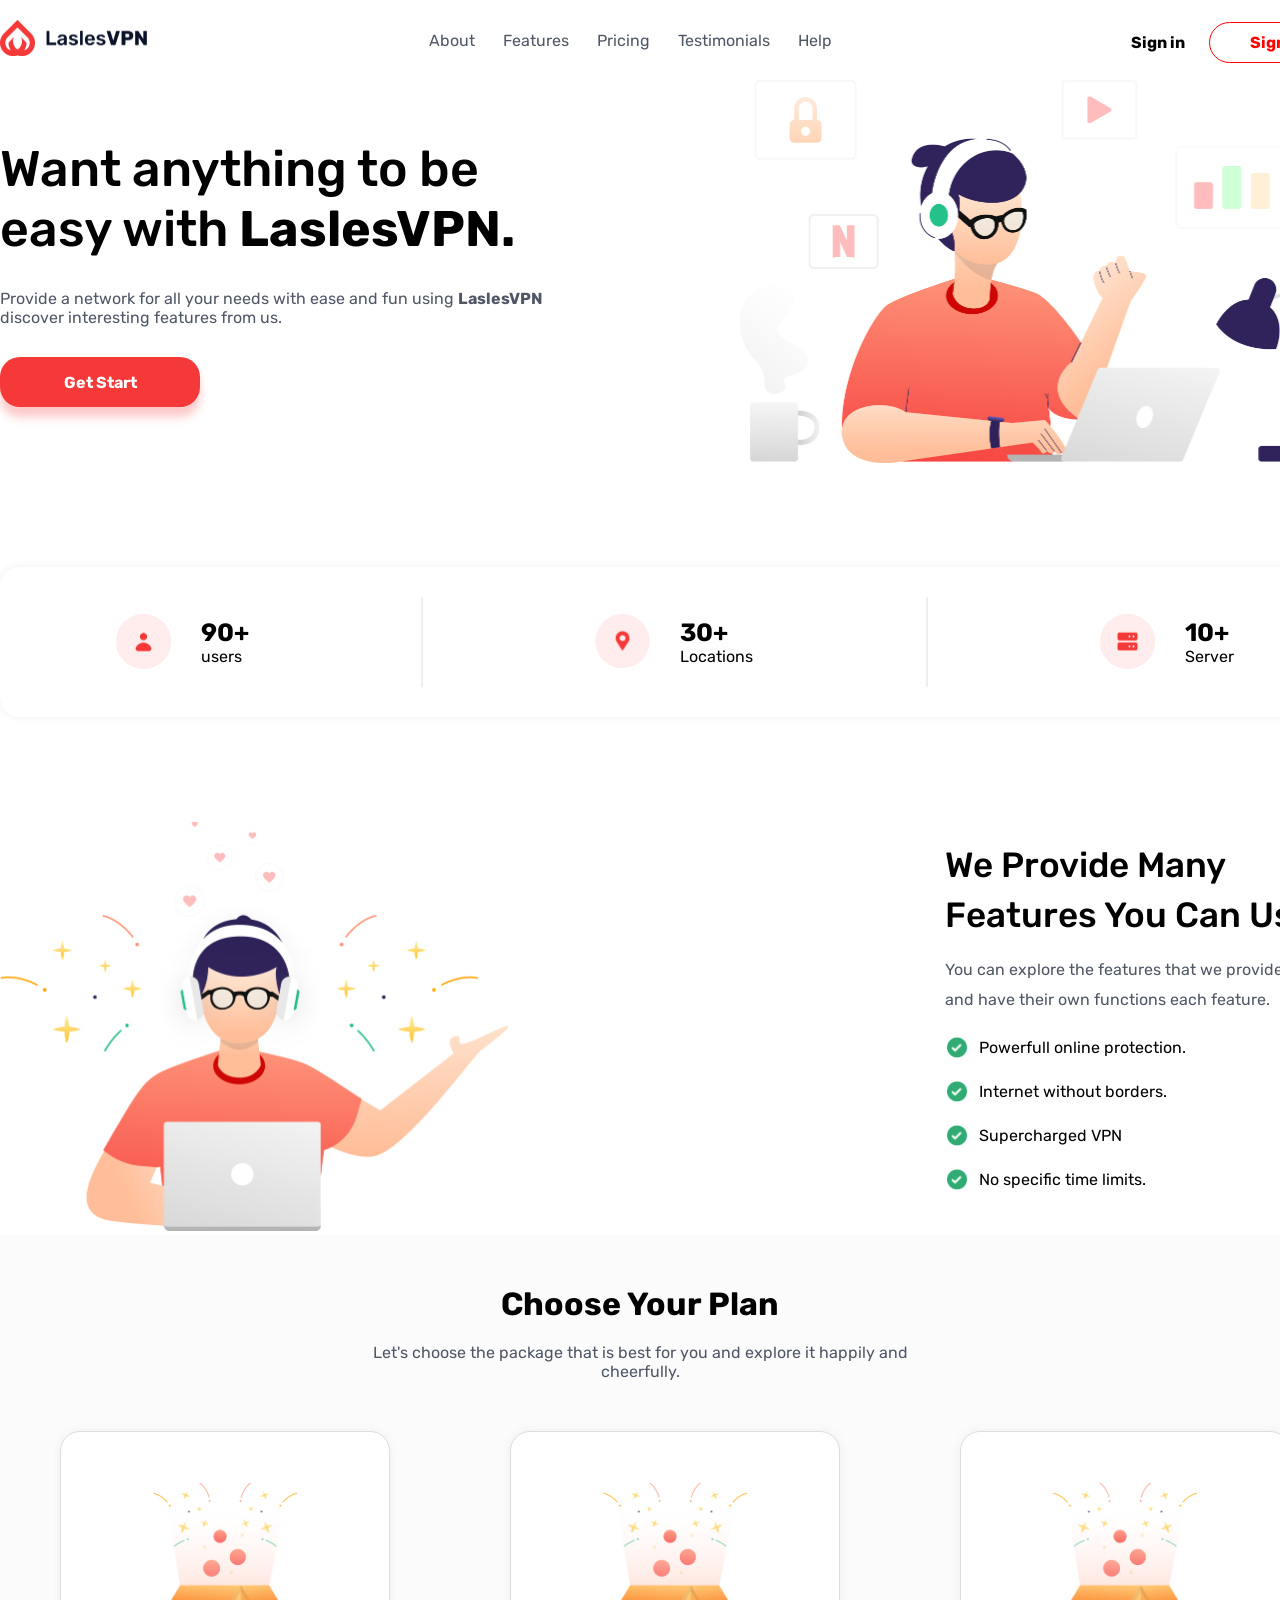
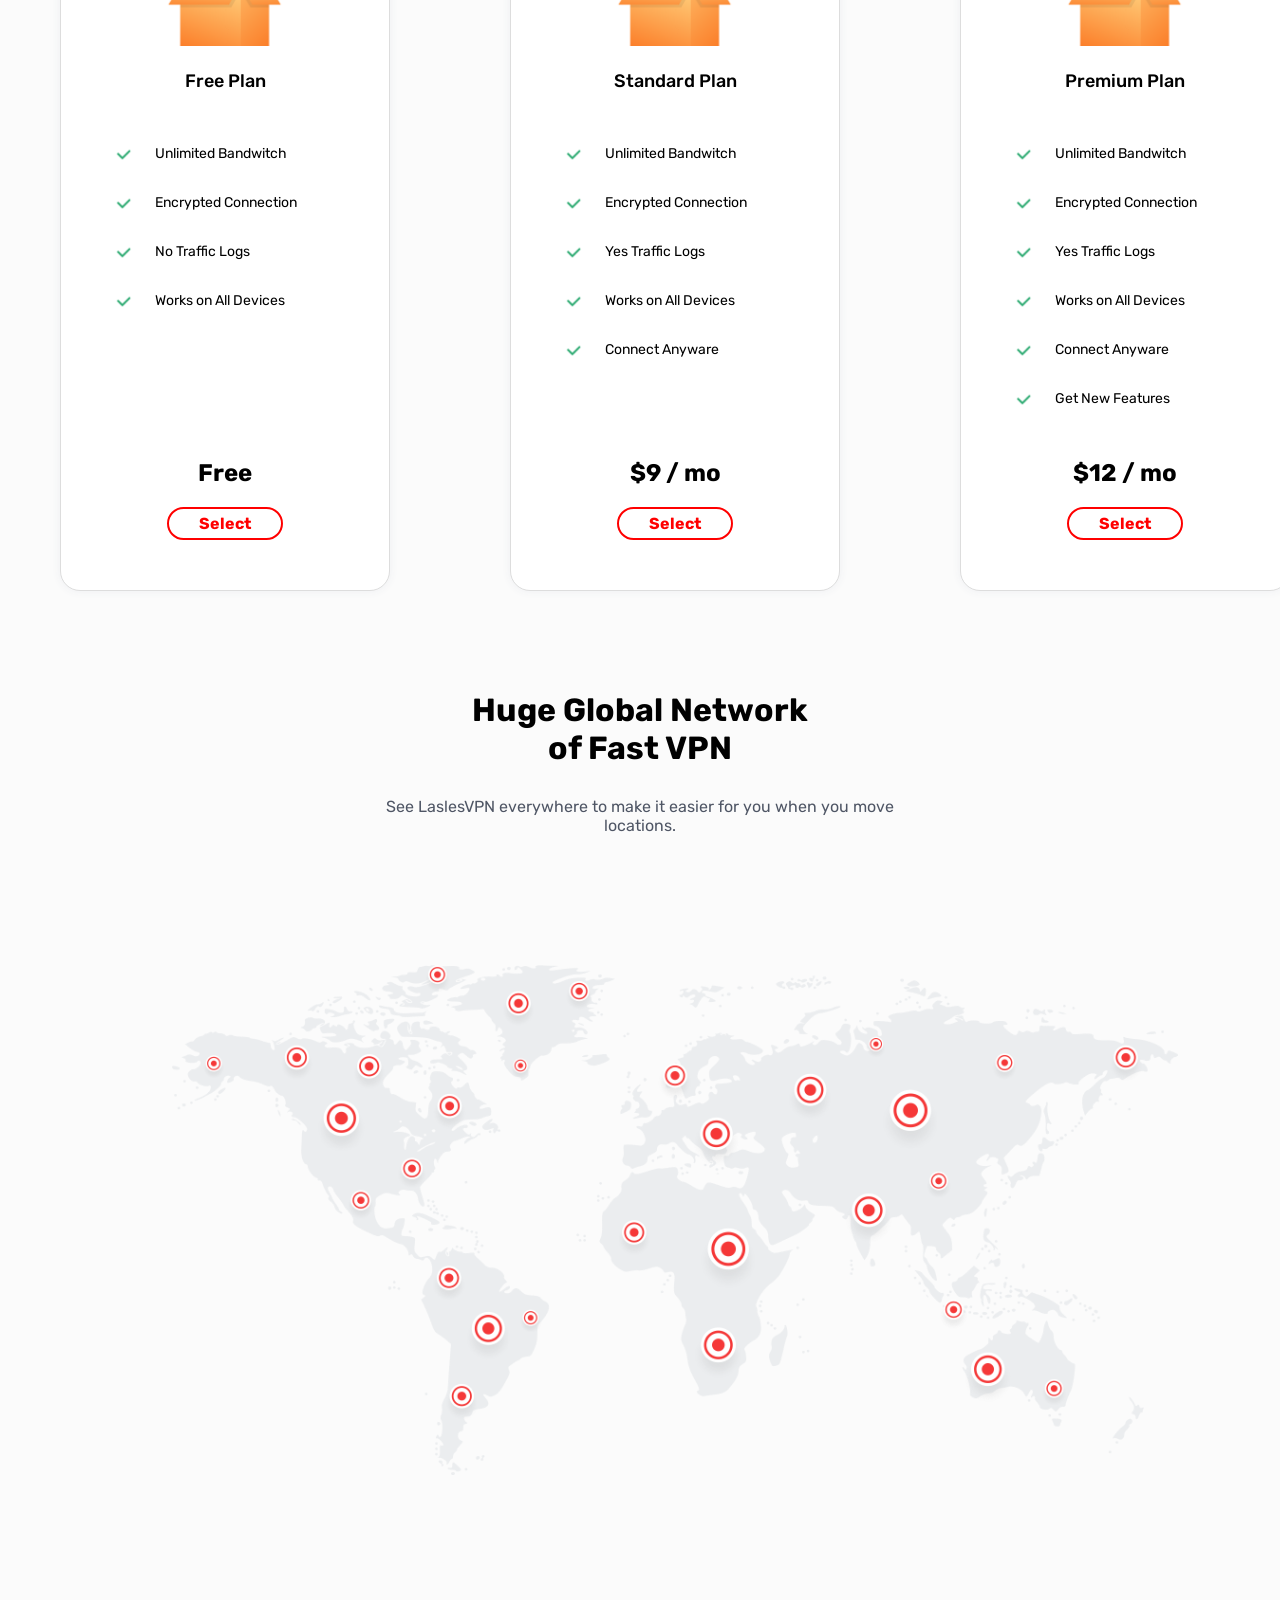
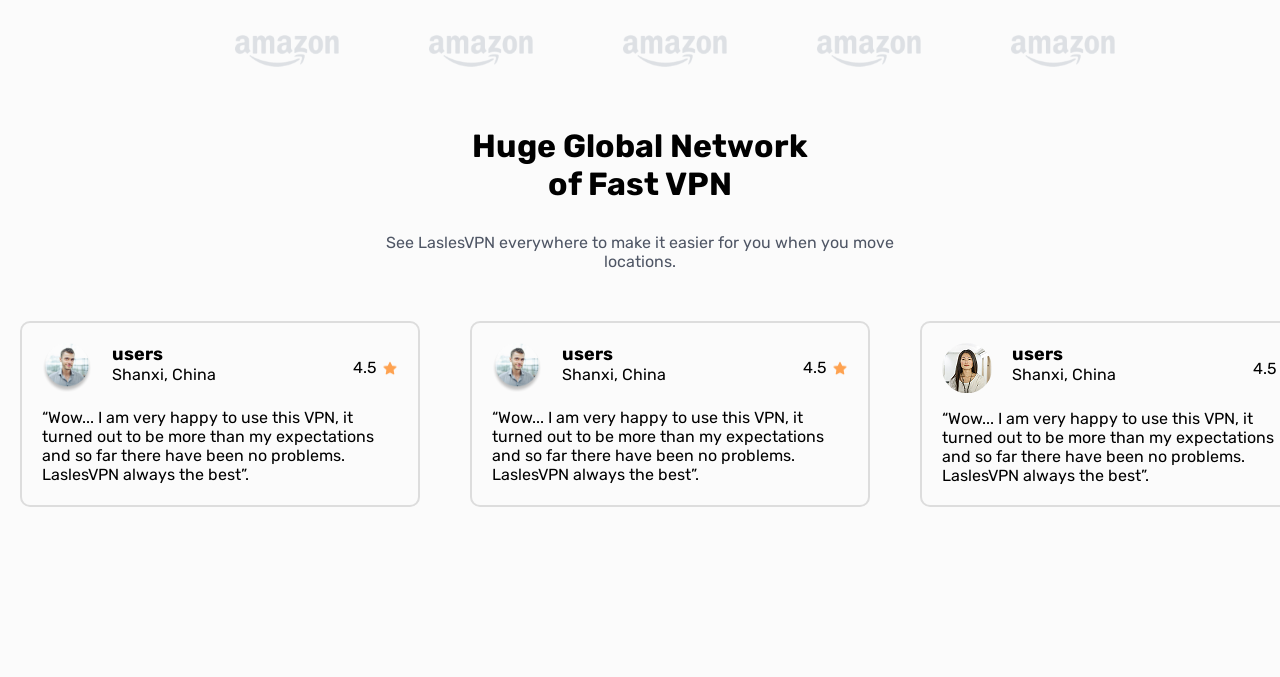
<file: Galal vpn/index.html>
<!DOCTYPE html>
<html lang="en">

<head>
    <meta charset="UTF-8">
    <meta name="viewport" content="width=device-width, initial-scale=1.0">
    <title>Document</title>
    <link rel="stylesheet" href="style.css">
</head>

<body>
    <div class="container">
        <header>
            <!-- start logo -->
            <div class="logo">
                <img src="assets/Logo.png" alt="logo" width="149px">
            </div>
            <!-- end logo -->

            <!-- start nav bar -->
            <div class="nav-bar">
                <ul>
                    <li>
                        <a href="#">About</a>
                    </li>
                    <li>
                        <a href="#">Features</a>
                    </li>
                    <li>
                        <a href="#">Pricing</a>
                    </li>
                    <li>
                        <a href="#">Testimonials</a>
                    </li>
                    <li>
                        <a href="#">Help</a>
                    </li>
                </ul>
            </div>
            <!-- end nav bar -->

            <!-- start section login -->
            <div class="row">
                <h2><a href="#">Sign in</a></h2>
                <h2 class="sign-up">
                    <a href="#">Sign up</a>
                </h2>
            </div>
            <!-- end section login -->

        </header>
        <!-- end header -->
        <!-- strat home-page -->
        <div class="home-pag-top">
            <div class="top-text">
                <h1>Want anything to be<br> easy with <strong>LaslesVPN.</strong></h1>
                <p>Provide a network for all your needs with ease and fun using <strong>LaslesVPN</strong><br>discover
                    interesting features
                    from us.</p>
                <button>Get Start</button>
            </div>
            <div class="top-image">
                <img src="assets/intro.png" alt="">
            </div>
        </div>
        <!-- end home-page -->

        <!-- start icons section -->
        <div class="icon-section">
            <div class="icons">
                <img src="assets/user.png" alt="">
                <div class="text">
                    <h1>90+</h1>
                    <p>users</p>
                </div>
            </div>

            <div class="wall">

            </div>

            <div class="icons">
                <img src="assets/location.png" alt="">
                <div class="text">
                    <h1>30+</h1>
                    <p>Locations</p>
                </div>
            </div>
            <div class="wall">

            </div>
            <div class="icons">
                <img src="assets/Server.png" alt="">
                <div class="text">
                    <h1>10+</h1>
                    <p>Server</p>
                </div>
            </div>
        </div>
        <!-- end icons section -->

        <!-- start welcome page  -->
        <div class="plane">
            <div class="image-plane"><img src="assets/welcome.png" alt="plane"></div>

            <div class="text-plane">
                <div class="top">
                    <h1>We Provide Many<br> Features You Can Use</h1>
                    <p>You can explore the features that we provide with fun<br> and have their own functions each
                        feature.</p>
                </div>

                <ul>
                    <li>
                        <img src="assets/check.png" alt="">
                        <p>Powerfull online protection.</p>

                    </li>
                    <li>
                        <img src="assets/check.png" alt="">
                        <p>Internet without borders.</p>

                    </li>
                    <li>
                        <img src="assets/check.png" alt="">
                        <p>Supercharged VPN</p>

                    </li>
                    <li>
                        <img src="assets/check.png" alt="">
                        <p>No specific time limits.</p>
                    </li>
                </ul>
            </div>
        </div>
        <!-- end welcome page  -->
    </div>
    <!-- start plan section -->
    <div class="title-plan">
        <h1>Choose Your Plan</h1>
        <p>Let's choose the package that is best for you and explore it happily and<br> cheerfully.</p>
    </div>
    <div class="plan">
        <div class="card">
            <div class="side-top">

                <div class="image">
                    <img src="assets/Free.png" alt="">
                </div>
                <div class="title">
                    <h1>Free Plan</h1>
                </div>
                <ul>
                    <li>
                        <img src="assets/currect.png" alt="">
                        Unlimited Bandwitch
                    </li>
                    <li>
                        <img src="assets/currect.png" alt="">
                        Encrypted Connection
                    </li>
                    <li>
                        <img src="assets/currect.png" alt="">
                        No Traffic Logs
                    </li>
                    <li>
                        <img src="assets/currect.png" alt="">
                        Works on All Devices
                    </li>

                </ul>
            </div>

            <div class="info-plan">
                <h2>Free</h2>
                <button>Select</button>
            </div>
        </div>
        <div class="card">
            <div class="side-top">

                <div class="image">
                    <img src="assets/Free.png" alt="">
                </div>
                <div class="title">
                    <h1>Standard Plan</h1>
                </div>
                <ul>
                    <li>
                        <img src="assets/currect.png" alt="">
                        Unlimited Bandwitch
                    </li>
                    <li>
                        <img src="assets/currect.png" alt="">
                        Encrypted Connection
                    </li>
                    <li>
                        <img src="assets/currect.png" alt="">
                        Yes Traffic Logs
                    </li>
                    <li>
                        <img src="assets/currect.png" alt="">
                        Works on All Devices
                    </li>
                    <li>
                        <img src="assets/currect.png" alt="">
                        Connect Anyware
                    </li>

                </ul>
            </div>

            <div class="info-plan">
                <h2>$9 / mo</h2>
                <button>Select</button>
            </div>
        </div>
        <div class="card">
            <div class="side-top">

                <div class="image">
                    <img src="assets/Free.png" alt="">
                </div>
                <div class="title">
                    <h1>Premium Plan</h1>
                </div>
                <ul>
                    <li>
                        <img src="assets/currect.png" alt="">
                        Unlimited Bandwitch
                    </li>
                    <li>
                        <img src="assets/currect.png" alt="">
                        Encrypted Connection
                    </li>
                    <li>
                        <img src="assets/currect.png" alt="">
                        Yes Traffic Logs
                    </li>
                    <li>
                        <img src="assets/currect.png" alt="">
                        Works on All Devices
                    </li>
                    <li>
                        <img src="assets/currect.png" alt="">
                        Connect Anyware
                    </li>
                    <li>
                        <img src="assets/currect.png" alt="">
                        Get New Features
                    </li>

                </ul>
            </div>

            <div class="info-plan">
                <h2>$12 / mo</h2>
                <button>Select</button>
            </div>
        </div>
    </div>
    <!-- end plan section -->

    <!--start info vpn  -->
    <div class="title-global">
        <h1>Huge Global Network<br> of Fast VPN</h1>
        <p>See LaslesVPN everywhere to make it easier for you when you move<br> locations.</p>
    </div>
    <div class="content-vpn">
        <div class="map">
            <img src="assets/Huge Global.png" alt="">
            <div class="row-map">
                <img src="amazon.png" alt="">
                <img src="amazon.png" alt="">
                <img src="amazon.png" alt="">
                <img src="amazon.png" alt="">
                <img src="amazon.png" alt="">
            </div>
        </div>
    </div>
    <!--end info vpn  -->
    <div class="title-global">
        <h1>Huge Global Network<br> of Fast VPN</h1>
        <p>See LaslesVPN everywhere to make it easier for you when you move<br> locations.</p>
    </div>
    <div class="our-client">
        <div class="card-client">
            <div class="head-card">
                <div class="image-name">
                    <img src="person.png" width="50px" alt="">
                    <div class="text">
                        <h2>users</h2>
                        <p>Shanxi, China</p>
                    </div>
                </div>

                <div class="rate">
                    <p>4.5</p>
                    <img src="star.png" width="16px" alt="">
                </div>

            </div>
            <div class="message-box">
                <p>“Wow... I am very happy to use this VPN, it<br> turned out to be more than my expectations<br> and so
                    far there have been no problems.<br> LaslesVPN always the best”.</p>
            </div>
        </div>
        <div class="card-client">
            <div class="head-card">
                <div class="image-name">
                    <img src="person.png" width="50px" alt="">
                    <div class="text">
                        <h2>users</h2>
                        <p>Shanxi, China</p>
                    </div>
                </div>

                <div class="rate">
                    <p>4.5</p>
                    <img src="star.png" width="16px" alt="">
                </div>

            </div>
            <div class="message-box">
                <p>“Wow... I am very happy to use this VPN, it<br> turned out to be more than my expectations<br> and so
                    far there have been no problems.<br> LaslesVPN always the best”.</p>
            </div>
        </div>
        <div class="card-client">
            <div class="head-card">
                <div class="image-name">
                    <img src="person2.png" width="50px" alt="">
                    <div class="text">
                        <h2>users</h2>
                        <p>Shanxi, China</p>
                    </div>
                </div>

                <div class="rate">
                    <p>4.5</p>
                    <img src="star.png" width="16px" alt="">
                </div>

            </div>
            <div class="message-box">
                <p>“Wow... I am very happy to use this VPN, it<br> turned out to be more than my expectations<br> and so
                    far there have been no problems.<br> LaslesVPN always the best”.</p>
            </div>
        </div>
        <div class="card-client">
            <div class="head-card">
                <div class="image-name">
                    <img src="person2.png" width="50px" alt="">
                    <div class="text">
                        <h2>users</h2>
                        <p>Shanxi, China</p>
                    </div>
                </div>

                <div class="rate">
                    <p>4.5</p>
                    <img src="star.png" width="16px" alt="">
                </div>

            </div>
            <div class="message-box">
                <p>“Wow... I am very happy to use this VPN, it<br> turned out to be more than my expectations<br> and so
                    far there have been no problems.<br> LaslesVPN always the best”.</p>
            </div>
        </div>
        <div class="card-client">
            <div class="head-card">
                <div class="image-name">
                    <img src="person2.png" width="50px" alt="">
                    <div class="text">
                        <h2>users</h2>
                        <p>Shanxi, China</p>
                    </div>
                </div>

                <div class="rate">
                    <p>4.5</p>
                    <img src="star.png" width="16px" alt="">
                </div>

            </div>
            <div class="message-box">
                <p>“Wow... I am very happy to use this VPN, it<br> turned out to be more than my expectations<br> and so
                    far there have been no problems.<br> LaslesVPN always the best”.</p>
            </div>
        </div>
        <div class="card-client">
            <div class="head-card">
                <div class="image-name">
                    <img src="person2.png" width="50px" alt="">
                    <div class="text">
                        <h2>users</h2>
                        <p>Shanxi, China</p>
                    </div>
                </div>

                <div class="rate">
                    <p>4.5</p>
                    <img src="star.png" width="16px" alt="">
                </div>

            </div>
            <div class="message-box">
                <p>“Wow... I am very happy to use this VPN, it<br> turned out to be more than my expectations<br> and so
                    far there have been no problems.<br> LaslesVPN always the best”.</p>
            </div>
        </div>
    </div>
</body>

</html>
</file>
<file: Galal vpn/style.css>
@font-face {
  font-family: bulik;
  src: url("Rubik-VariableFont_wght.ttf");
}
body {
  background-color: #fbfbfb;
}
* {
  margin: 0;
  padding: 0;
  box-sizing: border-box;
  font-family: bulik;
}
a {
  text-decoration: none;
}
.container {
  background-color: white;
  width: 100%;
  margin: auto;
}
header {
  width: 1350px;

  margin: auto;
  display: flex;
  justify-content: space-between;
  align-items: center;
  padding: 20px 0;
}

.nav-bar ul li {
  display: inline-block;
  margin: 0 12px;
}
.nav-bar ul li a {
  font-size: 16px;
  color: #4f5665;
}
.row h2 {
  display: inline;
  margin-left: 20px;
  color: black;
}
.row h2 a {
  font-size: 16px;
  color: black;
}
.row .sign-up a {
  color: red;
  border-radius: 50px;
  padding: 10px 40px;
  border: 1px solid red;
}
.home-pag-top {
  display: flex;
  align-items: center;
  width: 1350px;
  background-color: white;
  margin: auto;
  justify-content: space-between;
}

.top-text h1 {
  font-size: 50px;
  font-weight: 500;
}
.top-text p {
  color: #4f5665;
  font-size: 16px;
  margin: 30px 0;
}
.top-text button {
  background-color: #f53838;
  color: white;
  font-weight: bold;
  font-size: 16px;
  border: none;
  width: 200px;
  height: 50px;
  border-radius: 20px;
  box-shadow: 0px 10px 10px #f5383846;
  cursor: pointer;
}

.top-image img {
  width: 611.24px;
}
.icon-section {
  margin: 100px auto;
  display: flex;
  align-items: center;
  justify-content: space-around;
  padding: 30px;
  box-shadow: 0 0 10px #eeeff2;
  border-radius: 20px;
  width: 1350px;
}
.icons {
  display: flex;
  align-items: center;
}
.icons img {
  width: 55px;
}
.icons .text {
  margin-left: 30px;
}
.icons .text h1 {
  font-size: 25px;
}
.wall {
  height: 90px;

  width: 2px;
  background: #eeeff2;
}
.plane {
  margin-bottom: 50px;
  margin-right: auto;
  margin-left: auto;
  width: 1350px;
  display: flex;
  align-items: center;
  justify-content: space-between;
}
.plane .text-plane .top h1 {
  font-size: 35px;
  font-weight: 500;
  line-height: 30px;
  margin-bottom: 15px;
  line-height: 50px;
}
.plane .text-plane .top p {
  color: #4f5665;
  line-height: 30px;
  margin-bottom: 20px;
}
.plane .image-plane img {
  width: 508.12px;
}

.plane .text-plane ul li {
  display: flex;
  align-items: center;
  margin-bottom: 20px;
}
.plane .text-plane ul li p {
  margin: 0;
}
.plane .text-plane ul li img {
  width: 24px;
  margin-right: 10px;
}
.title-plan {
  text-align: center;
}
.title-plan h1 {
  margin-bottom: 20px;
}
.title-plan p {
  color: #4f5665;
}
.plan {
  margin: auto;
  width: 1350px;
  margin-bottom: 100px;
  display: flex;
  align-items: center;
  justify-content: space-around;
  flex-wrap: wrap;
}
.plan .card {
  border: 1px solid #dddddd;
  margin-top: 50px;
  display: flex;
  flex-direction: column;
  justify-content: space-between;
  background-color: white;
  box-shadow: 0 0 10px #eeeff2;
  width: 330px;
  height: 760px;
  border-radius: 20px;
  text-align: center;
  padding: 50px;
}
.plan .card .image img {
  width: 144px;
}
.plan .card .title h1 {
  font-size: 18px;
  font-weight: 500;
  margin-top: 20px;
}
.plan ul {
  margin-top: 50px;
}
.plan ul li {
  margin: 0 0 25px 0;
  display: flex;
  align-items: center;
  font-size: 14px;
}
.plan ul li img {
  width: 24px;
  margin-right: 20px;
}
.info-plan button {
  border: 2px solid red;
  background-color: transparent;
  color: red;
  padding: 5px 30px;
  border-radius: 20px;
  font-size: 16px;
  cursor: pointer;
  margin-top: 20px;
  font-weight: bold;
}
.title-global {
  text-align: center;
}
.title-global h1 {
  margin-bottom: 30px;
}
.title-global p {
  margin-bottom: 30px;
  color: #4f5665;
}
.content-vpn {
  width: 1350px;
  margin: auto;
  text-align: center;
}
.content-vpn .map img {
  margin-top: 100px;
  width: 1006px;
}

.content-vpn .map .row-map img {
  margin-top: 100px;
  width: 190px;
}
.our-client {
  
  width: 1350px;
  display: flex;
  display: flexbox;
  overflow-x: scroll;
  margin: auto;
  padding: 20px;
  margin-bottom: 150px;
}

::-webkit-scrollbar{
 width: 2px;
 height: 10px;
}
::-webkit-scrollbar-thumb{
  background-color: red
  ;
  border-radius: 20px;
  
}

::-webkit-scrollbar-track{
  background-color: transparent;

  
}
.card-client {
  margin-right: 50px;
  flex-shrink: 0;
  border: 2px solid #dddddd;
  padding: 20px;
  width: 400px;
  display: inline-block;
  border-radius: 10px;
  transition: 0.5s ease-in-out;
  cursor: pointer;
}
.card-client:hover {
  scale: 1.03;
  border: 2px solid red;
}
.card-client .head-card {
  display: flex;
  justify-content: space-between;
  align-items: center;
}
.image-name {
  display: flex;
}
.image-name .text {
  margin-left: 20px;
}
.image-name .text h2 {
  font-size: 18px;
}
.rate {
  display: flex;
  align-items: center;
}
.rate p {
  margin-right: 5px;
}
.message-box {
  margin-top: 15px;
}
</file>
